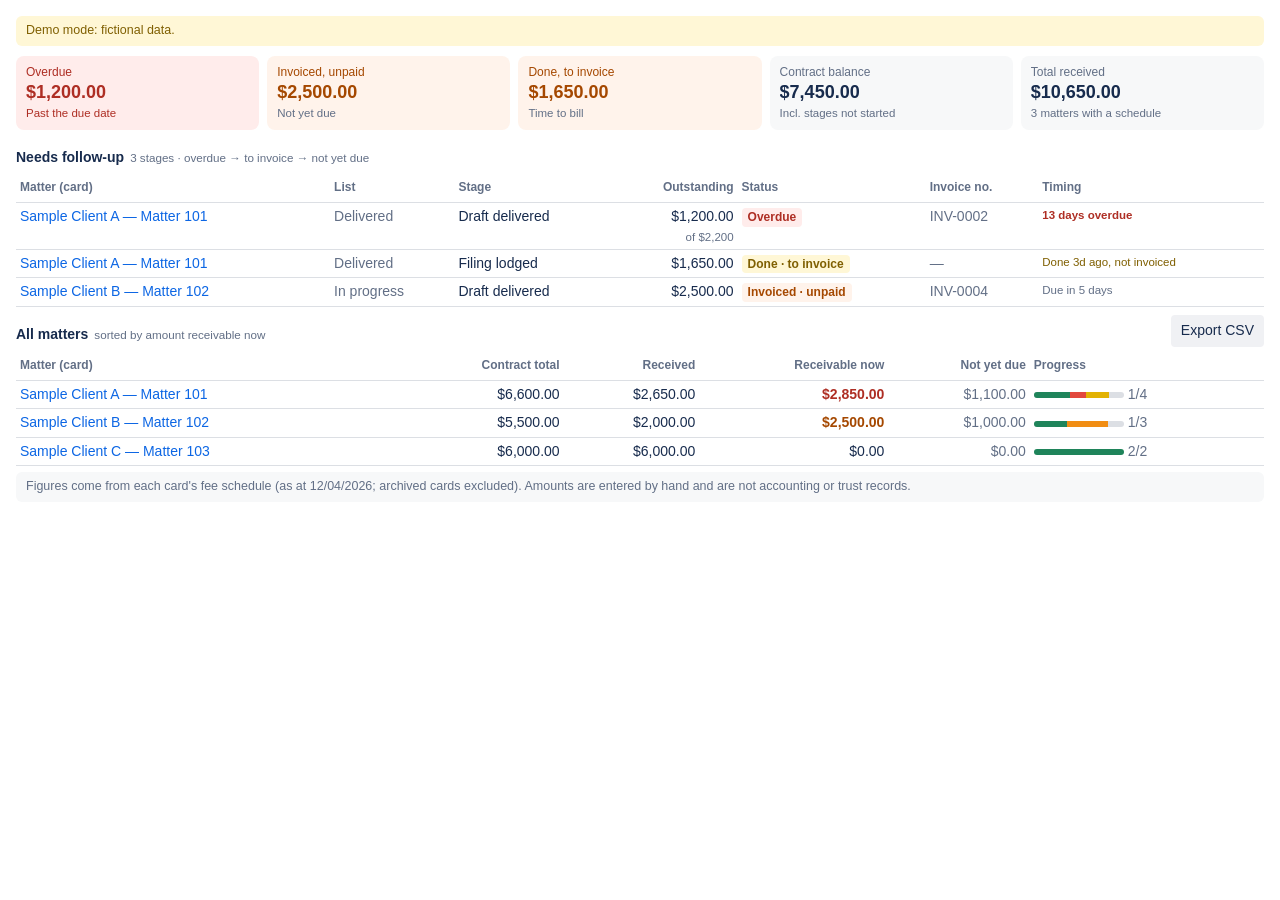
<file: overview.html>
<!DOCTYPE html>
<html lang="en">
<head>
  <meta charset="utf-8">
  <meta name="viewport" content="width=device-width, initial-scale=1">
  <title>Matter Fee Manager — receivables</title>
  <link rel="stylesheet" href="./ui.css">
</head>
<body>
  <div id="mfm-root" class="mfm pad" data-mount="mountOverview"></div>
  <script src="https://p.trellocdn.com/power-up.min.js"></script>
  <script src="./i18n.js"></script>
  <script src="./shared.js"></script>
  <script src="./overview.js"></script>
  <script src="./boot.js"></script>
</body>
</html>
</file>
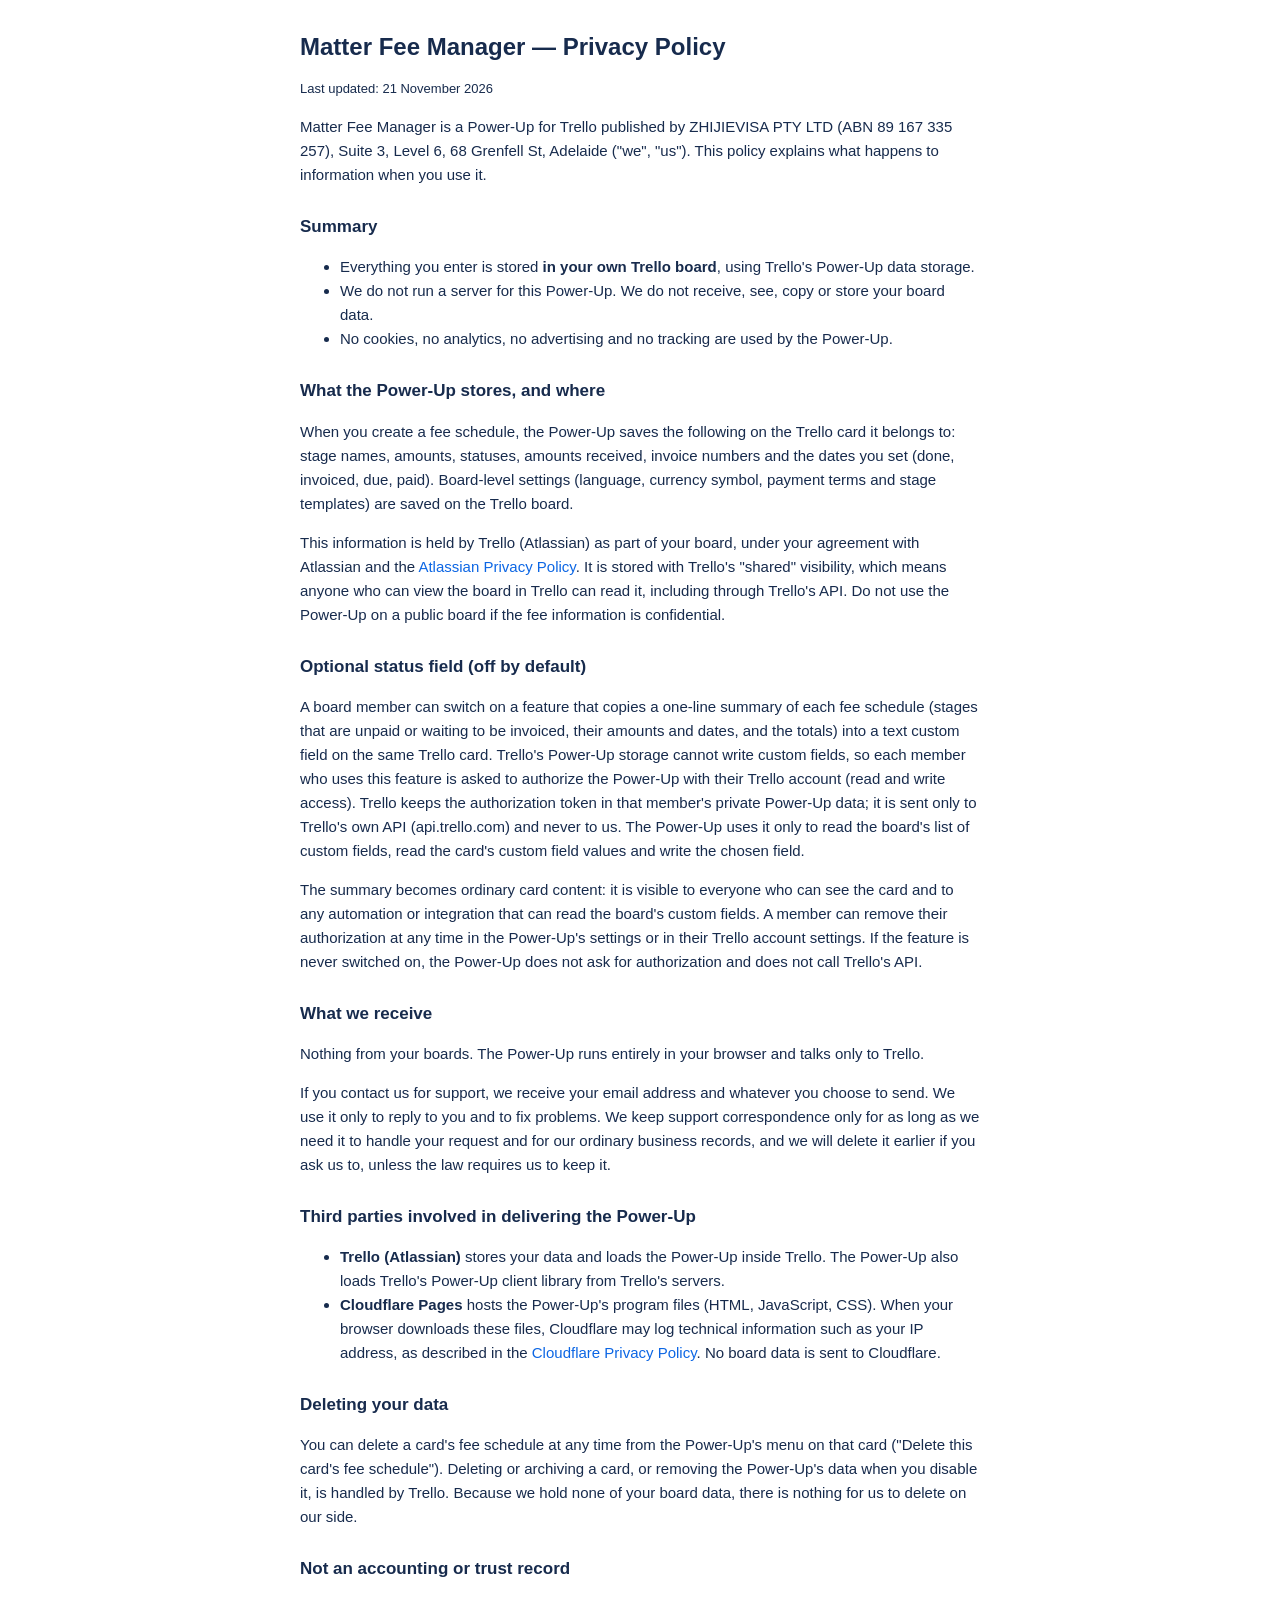
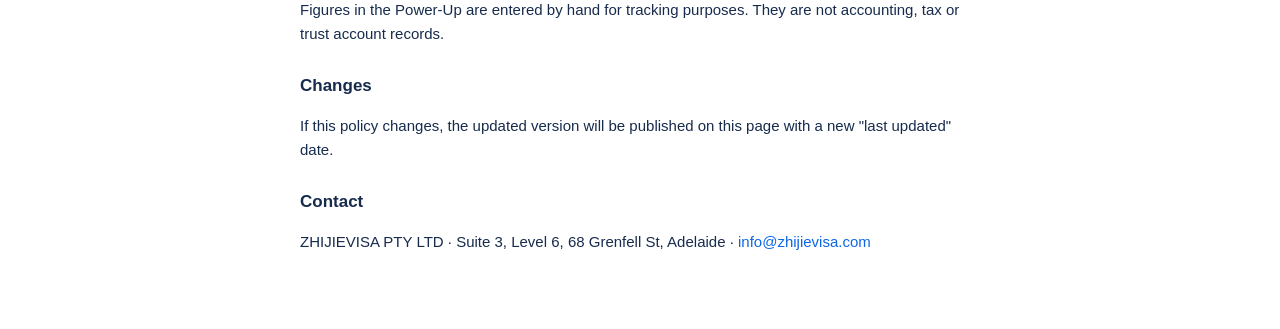
<file: privacy.html>
<!DOCTYPE html>
<html lang="en">
<head>
  <meta charset="utf-8">
  <meta name="viewport" content="width=device-width, initial-scale=1">
  <title>Matter Fee Manager — Privacy Policy</title>
  <link rel="stylesheet" href="./ui.css">
</head>
<body>
<div class="doc">
  <h1>Matter Fee Manager — Privacy Policy</h1>
  <p class="muted">Last updated: 21 November 2026</p>

  <p>Matter Fee Manager is a Power-Up for Trello published by ZHIJIEVISA PTY LTD (ABN 89 167 335 257),
  Suite 3, Level 6, 68 Grenfell St, Adelaide ("we", "us"). This policy explains what happens to information when you use it.</p>

  <h2>Summary</h2>
  <ul>
    <li>Everything you enter is stored <strong>in your own Trello board</strong>, using Trello's Power-Up data storage.</li>
    <li>We do not run a server for this Power-Up. We do not receive, see, copy or store your board data.</li>
    <li>No cookies, no analytics, no advertising and no tracking are used by the Power-Up.</li>
  </ul>

  <h2>What the Power-Up stores, and where</h2>
  <p>When you create a fee schedule, the Power-Up saves the following on the Trello card it belongs to: stage names,
  amounts, statuses, amounts received, invoice numbers and the dates you set (done, invoiced, due, paid). Board-level
  settings (language, currency symbol, payment terms and stage templates) are saved on the Trello board.</p>
  <p>This information is held by Trello (Atlassian) as part of your board, under your agreement with Atlassian and the
  <a class="link" href="https://www.atlassian.com/legal/privacy-policy">Atlassian Privacy Policy</a>. It is stored with
  Trello's "shared" visibility, which means anyone who can view the board in Trello can read it, including through
  Trello's API. Do not use the Power-Up on a public board if the fee information is confidential.</p>

  <h2>Optional status field (off by default)</h2>
  <p>A board member can switch on a feature that copies a one-line summary of each fee schedule (stages that are
  unpaid or waiting to be invoiced, their amounts and dates, and the totals) into a text custom field on the same
  Trello card. Trello's Power-Up storage cannot write custom fields, so each member who uses this feature is asked to
  authorize the Power-Up with their Trello account (read and write access). Trello keeps the authorization token in
  that member's private Power-Up data; it is sent only to Trello's own API (api.trello.com) and never to us. The
  Power-Up uses it only to read the board's list of custom fields, read the card's custom field values and write the
  chosen field.</p>
  <p>The summary becomes ordinary card content: it is visible to everyone who can see the card and to any automation
  or integration that can read the board's custom fields. A member can remove their authorization at any time in the
  Power-Up's settings or in their Trello account settings. If the feature is never switched on, the Power-Up does not
  ask for authorization and does not call Trello's API.</p>

  <h2>What we receive</h2>
  <p>Nothing from your boards. The Power-Up runs entirely in your browser and talks only to Trello.</p>
  <p>If you contact us for support, we receive your email address and whatever you choose to send. We use it only to
  reply to you and to fix problems. We keep support correspondence only for as long as we need it to handle your
  request and for our ordinary business records, and we will delete it earlier if you ask us to, unless the law
  requires us to keep it.</p>

  <h2>Third parties involved in delivering the Power-Up</h2>
  <ul>
    <li><strong>Trello (Atlassian)</strong> stores your data and loads the Power-Up inside Trello. The Power-Up also loads
    Trello's Power-Up client library from Trello's servers.</li>
    <li><strong>Cloudflare Pages</strong> hosts the Power-Up's program files (HTML, JavaScript, CSS). When your browser
    downloads these files, Cloudflare may log technical information such as your IP address, as described in the
    <a class="link" href="https://www.cloudflare.com/privacypolicy/">Cloudflare Privacy Policy</a>. No board data is
    sent to Cloudflare.</li>
  </ul>

  <h2>Deleting your data</h2>
  <p>You can delete a card's fee schedule at any time from the Power-Up's menu on that card ("Delete this card's fee
  schedule"). Deleting or archiving a card, or removing the Power-Up's data when you disable it, is handled by Trello.
  Because we hold none of your board data, there is nothing for us to delete on our side.</p>

  <h2>Not an accounting or trust record</h2>
  <p>Figures in the Power-Up are entered by hand for tracking purposes. They are not accounting, tax or trust account
  records.</p>

  <h2>Changes</h2>
  <p>If this policy changes, the updated version will be published on this page with a new "last updated" date.</p>

  <h2>Contact</h2>
  <p>ZHIJIEVISA PTY LTD · Suite 3, Level 6, 68 Grenfell St, Adelaide · <a class="link" href="mailto:info@zhijievisa.com">info@zhijievisa.com</a></p>
</div>
</body>
</html>
</file>
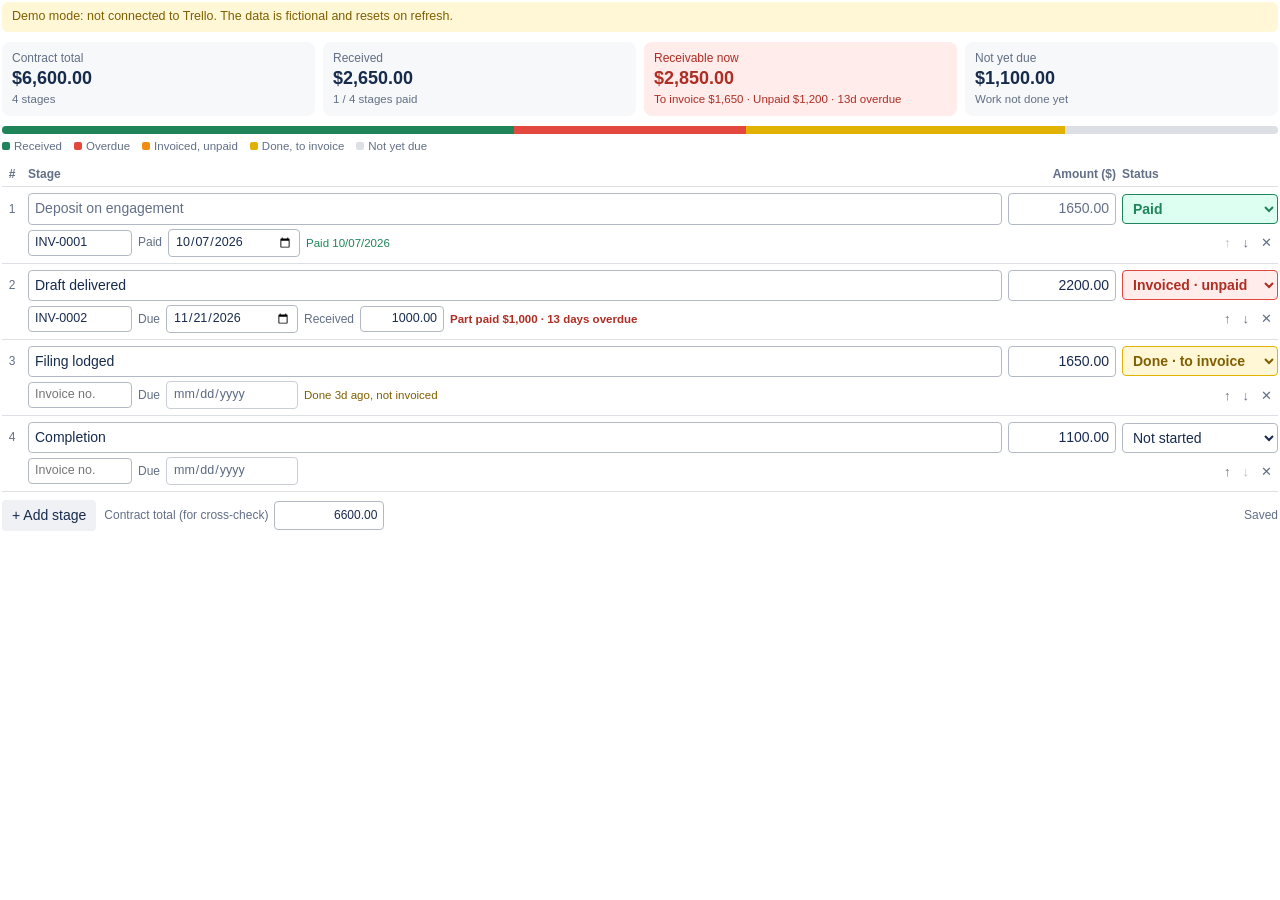
<file: section.html>
<!DOCTYPE html>
<html lang="en">
<head>
  <meta charset="utf-8">
  <meta name="viewport" content="width=device-width, initial-scale=1">
  <title>Matter Fee Manager — fee schedule</title>
  <link rel="stylesheet" href="./ui.css">
</head>
<body>
  <div id="mfm-root" class="mfm" data-mount="mountSection"></div>
  <script src="https://p.trellocdn.com/power-up.min.js"></script>
  <script src="./i18n.js"></script>
  <script src="./shared.js"></script>
  <script src="./section.js"></script>
  <script src="./boot.js"></script>
</body>
</html>
</file>
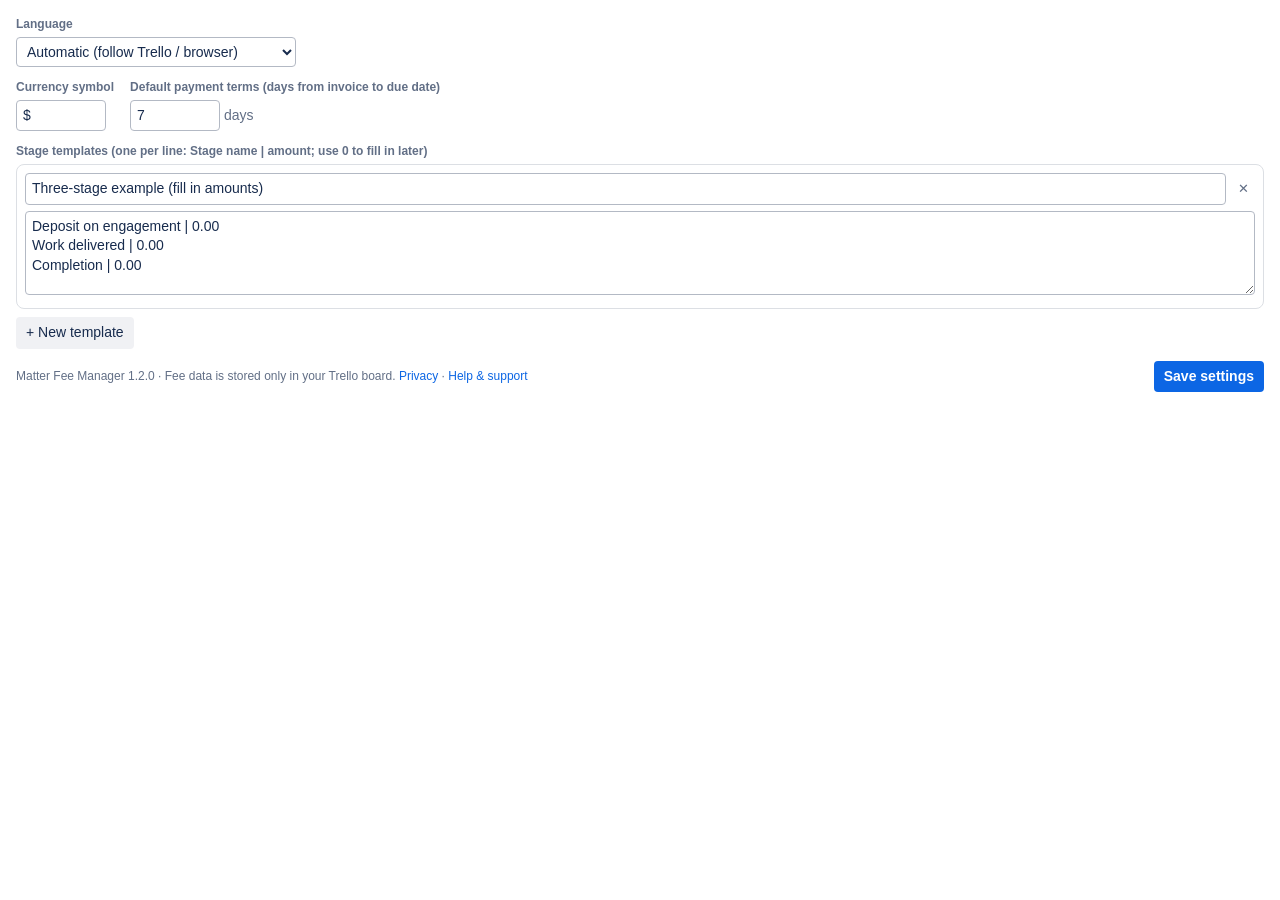
<file: settings.html>
<!DOCTYPE html>
<html lang="en">
<head>
  <meta charset="utf-8">
  <meta name="viewport" content="width=device-width, initial-scale=1">
  <title>Matter Fee Manager — settings</title>
  <link rel="stylesheet" href="./ui.css">
</head>
<body>
  <div id="mfm-root" class="mfm pad" data-mount="mountSettings"></div>
  <script src="https://p.trellocdn.com/power-up.min.js"></script>
  <script src="./i18n.js"></script>
  <script src="./shared.js"></script>
  <script src="./settings.js"></script>
  <script src="./boot.js"></script>
</body>
</html>
</file>
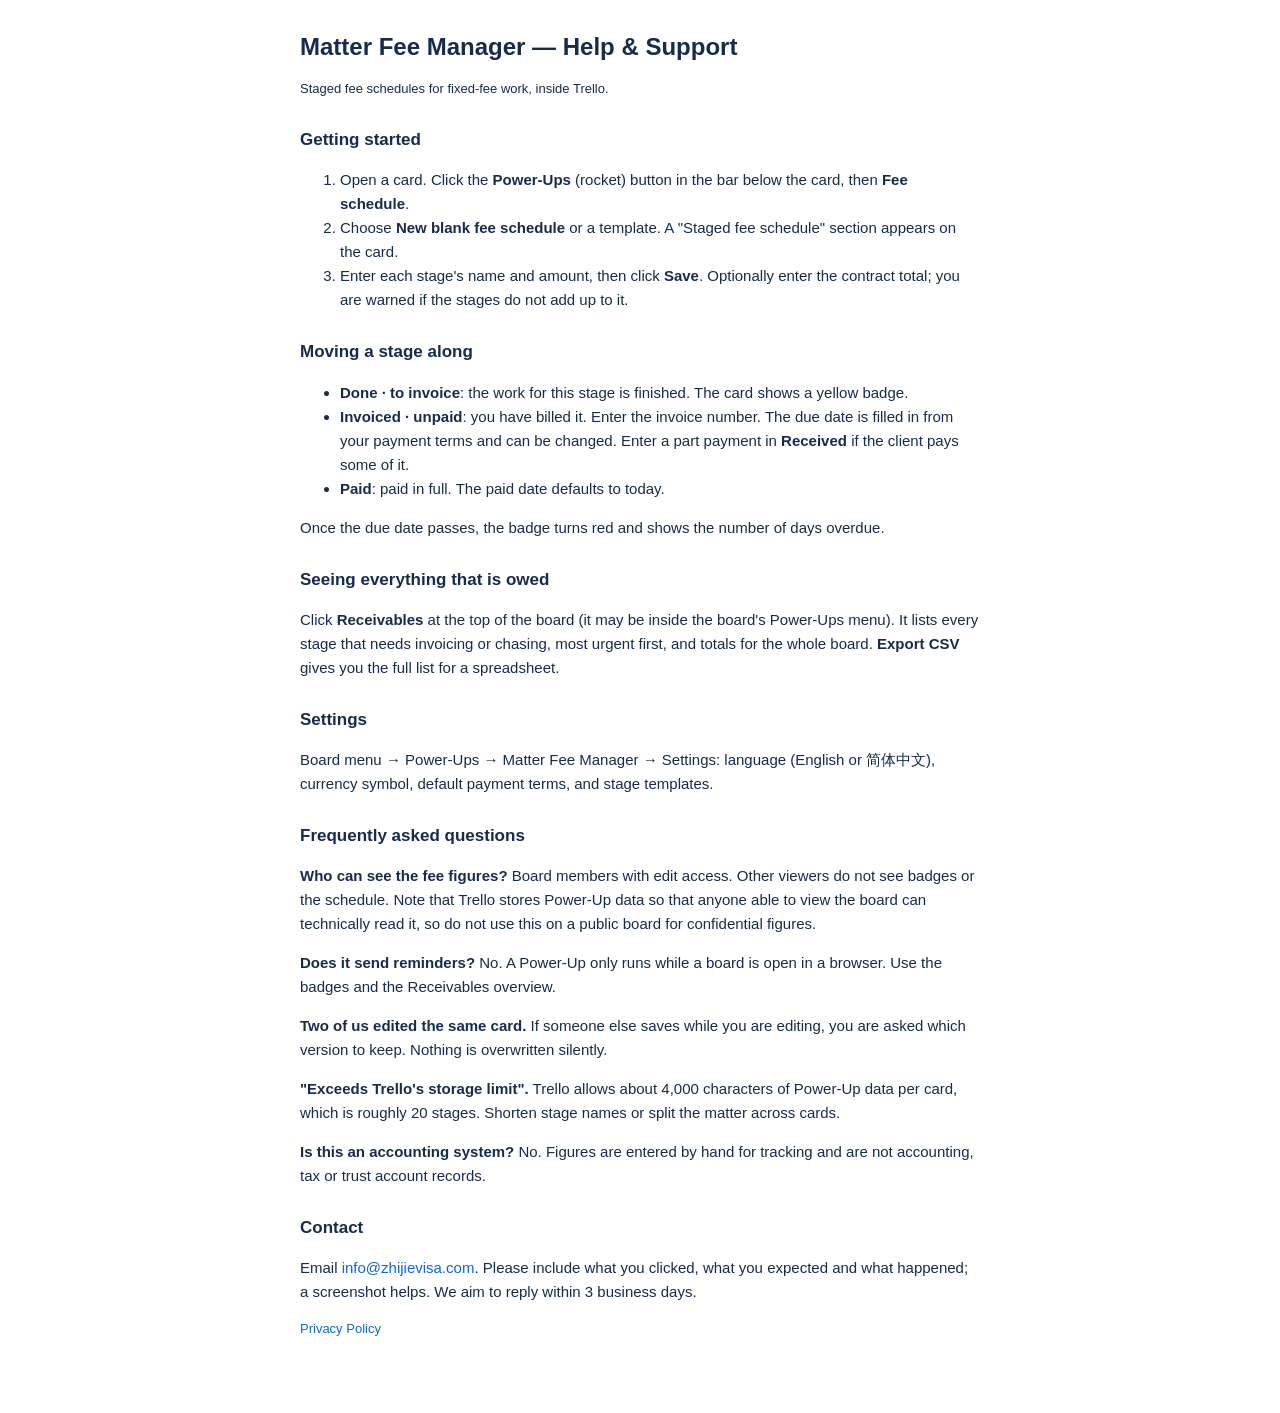
<file: support.html>
<!DOCTYPE html>
<html lang="en">
<head>
  <meta charset="utf-8">
  <meta name="viewport" content="width=device-width, initial-scale=1">
  <title>Matter Fee Manager — Help &amp; Support</title>
  <link rel="stylesheet" href="./ui.css">
</head>
<body>
<div class="doc">
  <h1>Matter Fee Manager — Help &amp; Support</h1>
  <p class="muted">Staged fee schedules for fixed-fee work, inside Trello.</p>

  <h2>Getting started</h2>
  <ol>
    <li>Open a card. Click the <strong>Power-Ups</strong> (rocket) button in the bar below the card, then <strong>Fee schedule</strong>.</li>
    <li>Choose <strong>New blank fee schedule</strong> or a template. A "Staged fee schedule" section appears on the card.</li>
    <li>Enter each stage's name and amount, then click <strong>Save</strong>. Optionally enter the contract total; you are warned if the stages do not add up to it.</li>
  </ol>

  <h2>Moving a stage along</h2>
  <ul>
    <li><strong>Done · to invoice</strong>: the work for this stage is finished. The card shows a yellow badge.</li>
    <li><strong>Invoiced · unpaid</strong>: you have billed it. Enter the invoice number. The due date is filled in from your payment terms and can be changed. Enter a part payment in <strong>Received</strong> if the client pays some of it.</li>
    <li><strong>Paid</strong>: paid in full. The paid date defaults to today.</li>
  </ul>
  <p>Once the due date passes, the badge turns red and shows the number of days overdue.</p>

  <h2>Seeing everything that is owed</h2>
  <p>Click <strong>Receivables</strong> at the top of the board (it may be inside the board's Power-Ups menu). It lists
  every stage that needs invoicing or chasing, most urgent first, and totals for the whole board. <strong>Export CSV</strong>
  gives you the full list for a spreadsheet.</p>

  <h2>Settings</h2>
  <p>Board menu → Power-Ups → Matter Fee Manager → Settings: language (English or 简体中文), currency symbol, default
  payment terms, and stage templates.</p>

  <h2>Frequently asked questions</h2>
  <p><strong>Who can see the fee figures?</strong> Board members with edit access. Other viewers do not see badges or
  the schedule. Note that Trello stores Power-Up data so that anyone able to view the board can technically read it, so
  do not use this on a public board for confidential figures.</p>
  <p><strong>Does it send reminders?</strong> No. A Power-Up only runs while a board is open in a browser. Use the
  badges and the Receivables overview.</p>
  <p><strong>Two of us edited the same card.</strong> If someone else saves while you are editing, you are asked which
  version to keep. Nothing is overwritten silently.</p>
  <p><strong>"Exceeds Trello's storage limit".</strong> Trello allows about 4,000 characters of Power-Up data per card,
  which is roughly 20 stages. Shorten stage names or split the matter across cards.</p>
  <p><strong>Is this an accounting system?</strong> No. Figures are entered by hand for tracking and are not
  accounting, tax or trust account records.</p>

  <h2>Contact</h2>
  <p>Email <a class="link" href="mailto:info@zhijievisa.com">info@zhijievisa.com</a>. Please include what you clicked, what you
  expected and what happened; a screenshot helps. We aim to reply within 3 business days.</p>
  <p class="muted"><a class="link" href="./privacy.html">Privacy Policy</a></p>
</div>
</body>
</html>
</file>
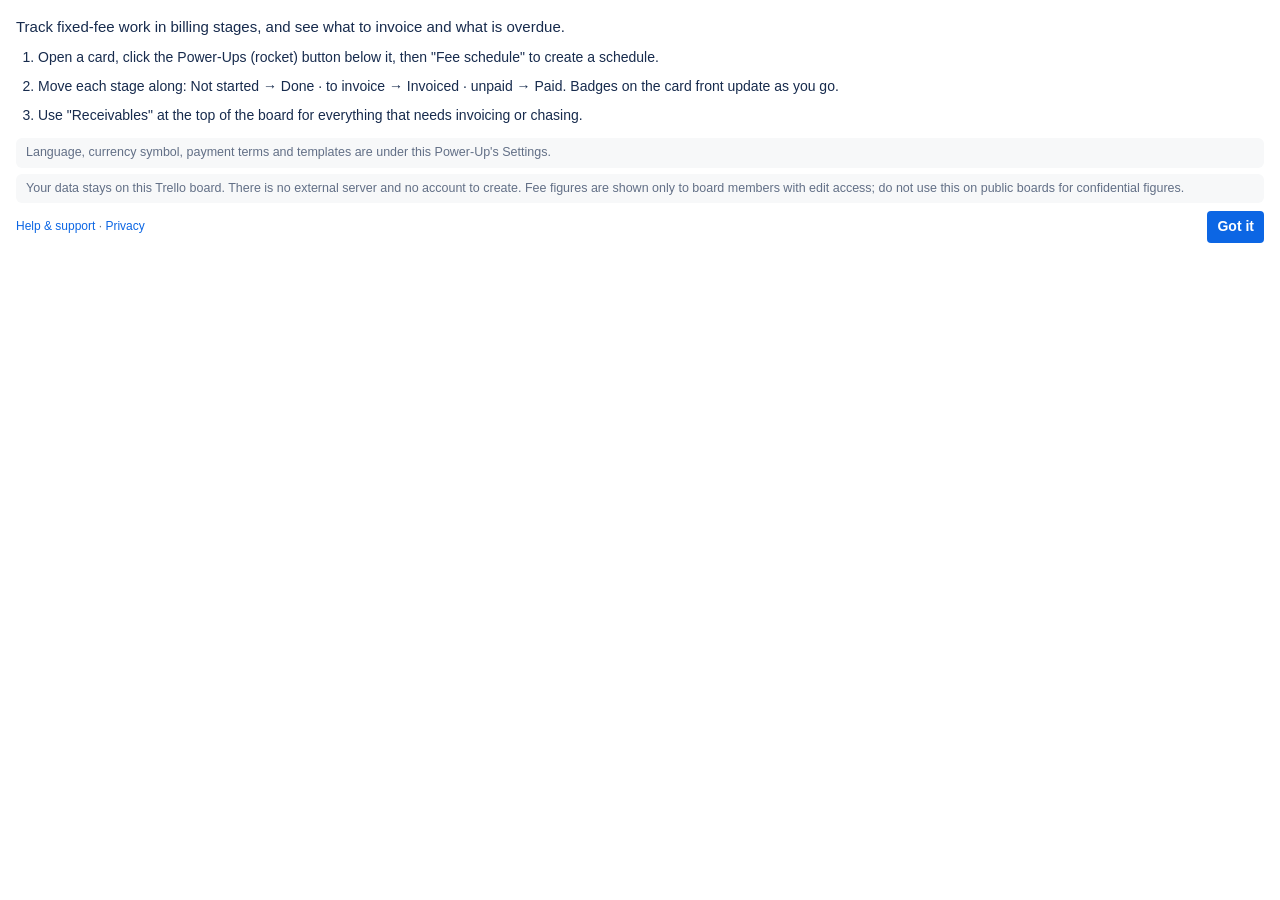
<file: welcome.html>
<!DOCTYPE html>
<html lang="en">
<head>
  <meta charset="utf-8">
  <meta name="viewport" content="width=device-width, initial-scale=1">
  <title>Matter Fee Manager — welcome</title>
  <link rel="stylesheet" href="./ui.css">
</head>
<body>
  <div id="mfm-root" class="mfm pad" data-mount="mountWelcome"></div>
  <script src="https://p.trellocdn.com/power-up.min.js"></script>
  <script src="./i18n.js"></script>
  <script src="./shared.js"></script>
  <script src="./welcome.js"></script>
  <script src="./boot.js"></script>
</body>
</html>
</file>
<file: ui.css>
:root {
  --fg: #172b4d; --muted: #626f86; --line: #dcdfe4; --bg: transparent; --panel: #f7f8f9;
  --input-bg: #ffffff; --input-line: #b3b9c4; --focus: #388bff;
  --green: #1f845a; --green-bg: #dcfff1;
  --yellow: #7f5f01; --yellow-bg: #fff7d6; --yellow-bar: #e2b203;
  --orange: #a54800; --orange-bg: #fff3eb; --orange-bar: #f18d13;
  --red: #ae2e24; --red-bg: #ffeceb; --red-bar: #e2483d;
  --gray-bar: #dcdfe4; --btn: #091e420f; --btn-hover: #091e4224; --primary: #0c66e4; --primary-fg: #fff;
}
:root[data-theme="dark"] {
  --fg: #b6c2cf; --muted: #8c9bab; --line: #38414a; --panel: #22272b;
  --input-bg: #22272b; --input-line: #738496; --focus: #85b8ff;
  --green: #7ee2b8; --green-bg: #164b35;
  --yellow: #f5cd47; --yellow-bg: #533f04; --yellow-bar: #cf9f02;
  --orange: #fec195; --orange-bg: #702e00; --orange-bar: #f18d13;
  --red: #fd9891; --red-bg: #5d1f1a; --red-bar: #e2483d;
  --gray-bar: #454f59; --btn: #a1bdd914; --btn-hover: #a6c5e229; --primary: #579dff; --primary-fg: #1d2125;
}
* { box-sizing: border-box; }
html, body { margin: 0; padding: 0; background: var(--bg); }
body {
  color: var(--fg);
  font: 14px/1.4 -apple-system, BlinkMacSystemFont, "Segoe UI", Roboto, "Noto Sans", "PingFang SC", "Microsoft YaHei", sans-serif;
}
.mfm { padding: 2px 2px 8px; }
.mfm.pad { padding: 16px; }
.muted { color: var(--muted); }
.num { font-variant-numeric: tabular-nums; text-align: right; white-space: nowrap; }

/* summary */
.tiles { display: grid; grid-template-columns: repeat(4, minmax(0, 1fr)); gap: 8px; }
.tiles.five { grid-template-columns: repeat(5, minmax(0, 1fr)); }
.tile { background: var(--panel); border-radius: 8px; padding: 8px 10px; min-width: 0; }
.tile .k { font-size: 12px; color: var(--muted); }
.tile .v { font-size: 18px; font-weight: 600; font-variant-numeric: tabular-nums; white-space: nowrap; overflow: hidden; text-overflow: ellipsis; }
.tile .sub { font-size: 11.5px; color: var(--muted); min-height: 16px; }
.tile.hot { background: var(--orange-bg); }
.tile.hot .v, .tile.hot .k { color: var(--orange); }
.tile.late { background: var(--red-bg); }
.tile.late .v, .tile.late .k, .tile.late .sub { color: var(--red); }
.tile.done { background: var(--green-bg); }
.tile.done .v, .tile.done .k { color: var(--green); }

.bar { display: flex; height: 8px; border-radius: 4px; overflow: hidden; background: var(--gray-bar); margin: 10px 0 4px; }
.bar i { display: block; height: 100%; }
.bar .p { background: var(--green); } .bar .l { background: var(--red-bar); }
.bar .w { background: var(--orange-bar); } .bar .t { background: var(--yellow-bar); }
.legend { display: flex; gap: 12px; flex-wrap: wrap; font-size: 11.5px; color: var(--muted); margin-bottom: 8px; }
.legend span::before { content: ""; display: inline-block; width: 8px; height: 8px; border-radius: 2px; margin-right: 4px; background: var(--gray-bar); }
.legend .p::before { background: var(--green); } .legend .l::before { background: var(--red-bar); }
.legend .w::before { background: var(--orange-bar); } .legend .t::before { background: var(--yellow-bar); }

.note { border-radius: 6px; padding: 6px 10px; font-size: 12.5px; margin: 6px 0; }
.note.warn { background: var(--yellow-bg); color: var(--yellow); }
.note.err { background: var(--red-bg); color: var(--red); }
.note.info { background: var(--panel); color: var(--muted); }

/* tables */
table { width: 100%; border-collapse: collapse; }
th { text-align: left; font-size: 12px; font-weight: 600; color: var(--muted); padding: 6px 4px; border-bottom: 1px solid var(--line); white-space: nowrap; }
td { padding: 4px; border-bottom: 1px solid var(--line); vertical-align: top; }
th.num { text-align: right; }
td.idx { color: var(--muted); width: 22px; padding-top: 10px; font-size: 12px; }
tr.paid td input.name { color: var(--muted); }

input[type="text"], input[type="date"], input[type="number"], select, textarea {
  width: 100%; font: inherit; color: var(--fg); background: var(--input-bg);
  border: 1px solid var(--input-line); border-radius: 4px; padding: 5px 6px; min-width: 0;
}
input:focus, select:focus, textarea:focus { outline: 2px solid var(--focus); outline-offset: -1px; }
input.bad { outline: 2px solid var(--red-bar); outline-offset: -1px; }
input:disabled, select:disabled { opacity: .7; }
input.amt { text-align: right; font-variant-numeric: tabular-nums; }
td.c-amt { width: 104px; } td.c-st { width: 148px; } td.c-inv { width: 96px; } td.c-date { width: 136px; } td.c-act { width: 74px; white-space: nowrap; }
select.s0 { background: var(--input-bg); }
select.s1 { background: var(--yellow-bg); color: var(--yellow); border-color: var(--yellow-bar); font-weight: 600; }
select.s2 { background: var(--orange-bg); color: var(--orange); border-color: var(--orange-bar); font-weight: 600; }
select.s2.late { background: var(--red-bg); color: var(--red); border-color: var(--red-bar); }
select.s3 { background: var(--green-bg); color: var(--green); border-color: var(--green); font-weight: 600; }
.hint { font-size: 11.5px; color: var(--muted); margin-top: 2px; white-space: nowrap; }
.hint.warn { color: var(--yellow); } .hint.late { color: var(--red); font-weight: 600; } .hint.ok { color: var(--green); }

.pill { display: inline-block; border-radius: 4px; padding: 1px 6px; font-size: 12px; font-weight: 600; white-space: nowrap; }
.pill.s1 { background: var(--yellow-bg); color: var(--yellow); }
.pill.s2 { background: var(--orange-bg); color: var(--orange); }
.pill.late { background: var(--red-bg); color: var(--red); }

button { font: inherit; color: var(--fg); background: var(--btn); border: 0; border-radius: 4px; padding: 6px 10px; cursor: pointer; }
button:hover { background: var(--btn-hover); }
button.primary { background: var(--primary); color: var(--primary-fg); font-weight: 600; }
button.icon { padding: 4px 6px; background: transparent; color: var(--muted); font-size: 13px; line-height: 1; }
button.icon:hover { background: var(--btn-hover); color: var(--fg); }
button.danger { background: var(--red-bg); color: var(--red); font-size: 12px; padding: 4px 6px; }
button:disabled { opacity: .45; cursor: default; }
a.link { color: var(--primary); cursor: pointer; text-decoration: none; }
a.link:hover { text-decoration: underline; }

.foot { display: flex; align-items: center; gap: 8px; flex-wrap: wrap; margin-top: 8px; }
.foot .grow { flex: 1; }
.foot label { font-size: 12px; color: var(--muted); display: flex; align-items: center; gap: 6px; }
.foot label input { width: 110px; }
.savebar { display: flex; align-items: center; gap: 8px; }
.savebar .state { font-size: 12px; color: var(--muted); }
.savebar .state.dirty { color: var(--orange); font-weight: 600; }

h2 { font-size: 14px; margin: 18px 0 6px; }
h2 small { font-weight: 400; color: var(--muted); margin-left: 6px; }
.empty { padding: 14px; text-align: center; color: var(--muted); background: var(--panel); border-radius: 8px; }
.demo-banner { background: var(--yellow-bg); color: var(--yellow); border-radius: 6px; padding: 6px 10px; font-size: 12.5px; margin-bottom: 10px; }
.field { margin-bottom: 12px; }
.field > label { display: block; font-size: 12px; font-weight: 600; color: var(--muted); margin-bottom: 4px; }
.tpl { border: 1px solid var(--line); border-radius: 8px; padding: 8px; margin-bottom: 8px; }
.tpl .row { display: flex; gap: 6px; margin-bottom: 6px; }
textarea { min-height: 84px; resize: vertical; font-family: inherit; }
.minibar { display: inline-flex; width: 90px; height: 6px; border-radius: 3px; overflow: hidden; background: var(--gray-bar); vertical-align: middle; }
.minibar i { display: block; height: 100%; }

@media (max-width: 560px) {
  .tiles, .tiles.five { grid-template-columns: repeat(2, minmax(0, 1fr)); }
  td.c-inv, th.c-inv { display: none; }
  td.c-st { width: 120px; } td.c-date { width: 120px; }
}

/* fee schedule stage rows (two-line layout for the narrow card back) */
.stage { border-bottom: 1px solid var(--line); padding: 6px 0; }
.stage.head { padding: 4px 0; font-size: 12px; font-weight: 600; color: var(--muted); }
.stage .l1 { display: grid; grid-template-columns: 20px minmax(0, 1fr) 108px 156px; gap: 6px; align-items: center; }
.stage .l2 { display: flex; flex-wrap: wrap; gap: 6px; align-items: center; margin-top: 4px; }
.stage .l2 .idx { width: 20px; flex: none; }
.stage .l2 input.inv { width: 104px; flex: none; }
.stage .l2 .dl { flex: none; }
.stage .l2 .dl input[type="date"] { width: 132px; }
.stage .l2 .dl.rv input { width: 84px; }
.stage .l2 .hint { flex: 1 1 150px; min-width: 0; }
.stage .l2 .acts { flex: none; margin-left: auto; }
.stage .idx { color: var(--muted); font-size: 12px; text-align: center; }
.stage .l2 input { padding: 3px 6px; font-size: 12.5px; }
.stage .dl { display: flex; align-items: center; gap: 6px; font-size: 12px; color: var(--muted); white-space: nowrap; }
.stage .hint { margin-top: 0; overflow: hidden; text-overflow: ellipsis; }
.stage .acts { white-space: nowrap; }
.stage.paid input.name, .stage.paid input.amt { color: var(--muted); }
@media (max-width: 520px) {
  .stage .l1 { grid-template-columns: 20px minmax(0, 1fr) 96px; }
  .stage .l1 select { grid-column: 2 / 4; }
}
@media (max-width: 520px) { .stage.head .l1 span:nth-child(4) { display: none; } }

/* overview: CSV export and heading row */
.h2row { display: flex; align-items: flex-end; justify-content: space-between; gap: 8px; }
.h2row button { margin-bottom: 4px; }
.csvbox { border: 1px solid var(--line); border-radius: 8px; padding: 8px; margin: 6px 0 10px; }
textarea.csv { min-height: 140px; font: 12px/1.4 ui-monospace, SFMono-Regular, Menlo, Consolas, monospace; white-space: pre; margin-top: 6px; }
/* settings */
.field.two { display: flex; gap: 16px; flex-wrap: wrap; }
.small { font-size: 12px; }
.note .foot { margin-top: 6px; }
a.link[href] { cursor: pointer; }

.field.two > div > label { display: block; font-size: 12px; font-weight: 600; color: var(--muted); margin-bottom: 4px; }
/* static pages (privacy, support) */
.doc { max-width: 720px; margin: 0 auto; padding: 28px 20px 60px; font-size: 15px; line-height: 1.6; }
.doc h1 { font-size: 24px; margin: 0 0 4px; } .doc h2 { font-size: 17px; margin: 26px 0 6px; }
.doc p, .doc li { color: var(--fg); } .doc .muted { font-size: 13px; }
.doc code { background: var(--panel); padding: 1px 5px; border-radius: 4px; font-size: 13px; }
/* welcome modal */
.lead { font-size: 15px; margin: 0 0 10px; }
ol.steps { margin: 0 0 12px; padding-left: 22px; }
ol.steps li { margin-bottom: 8px; line-height: 1.5; }
</file>
